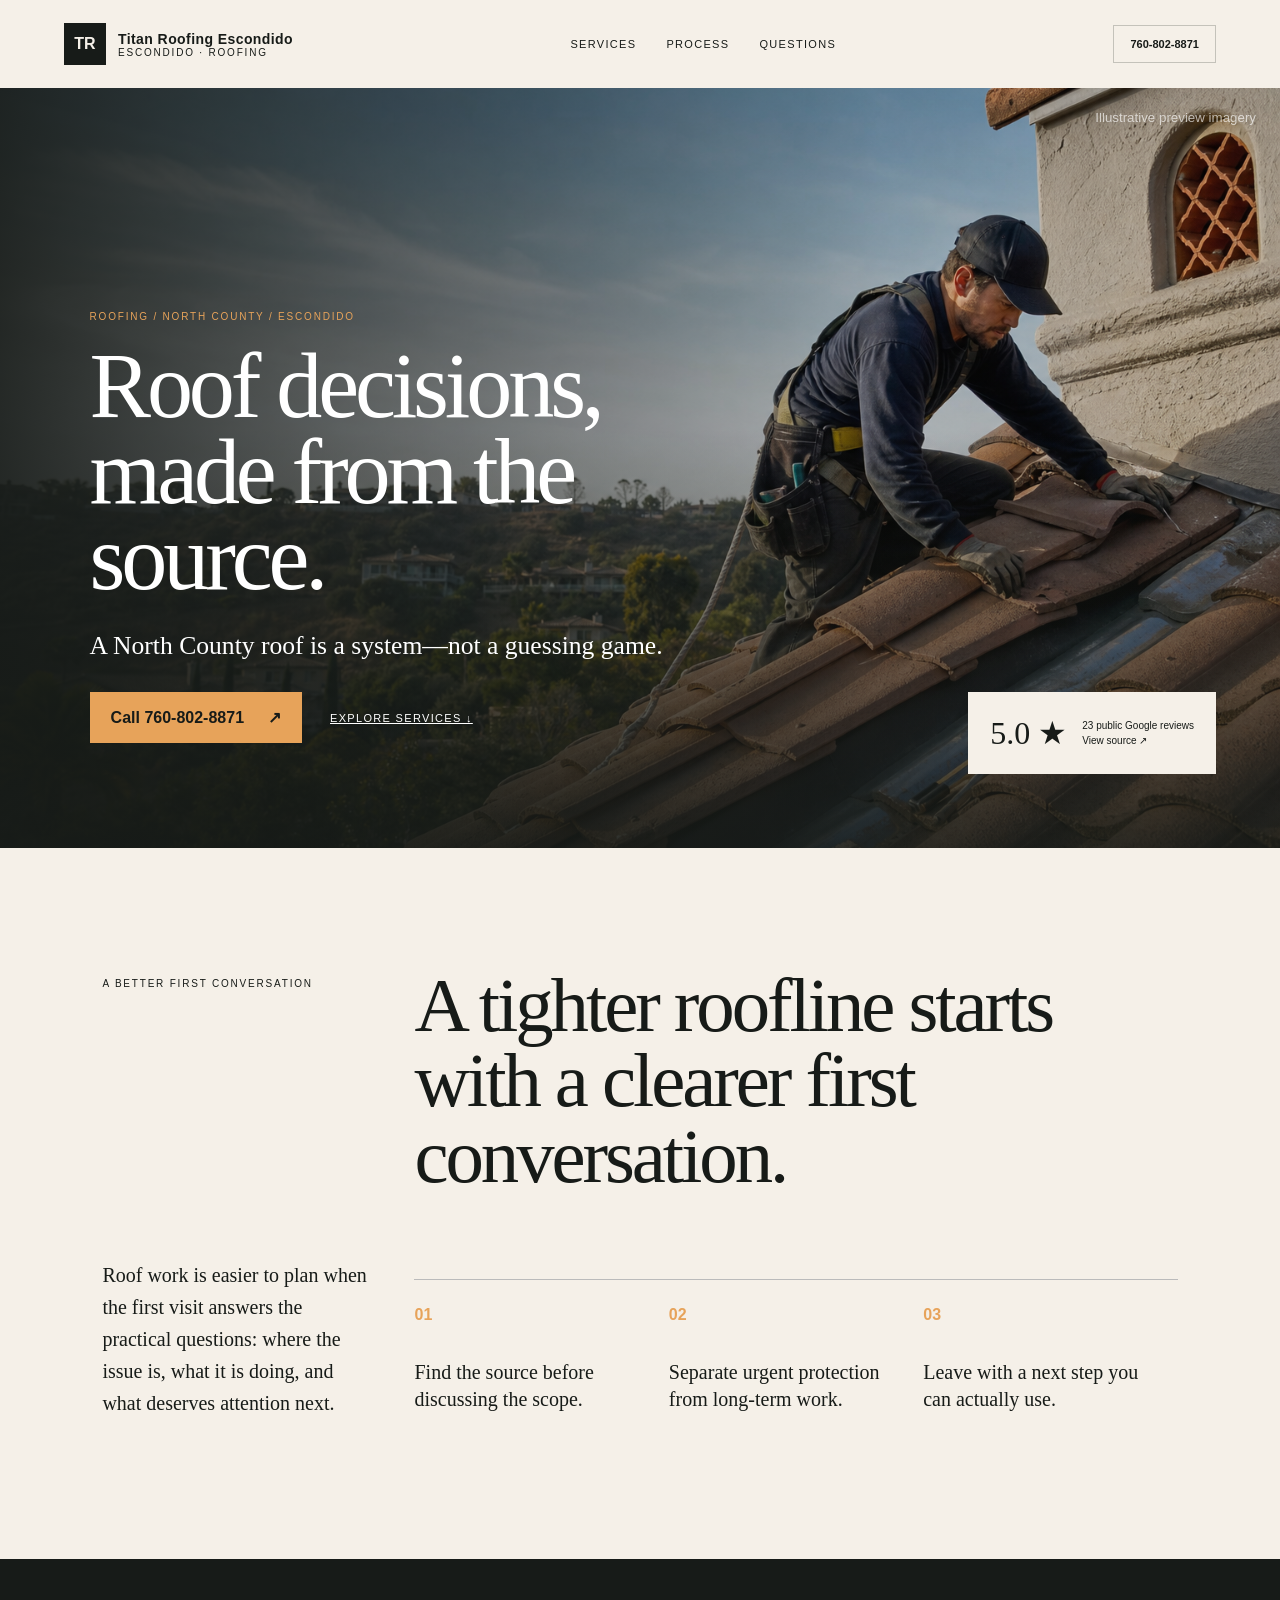
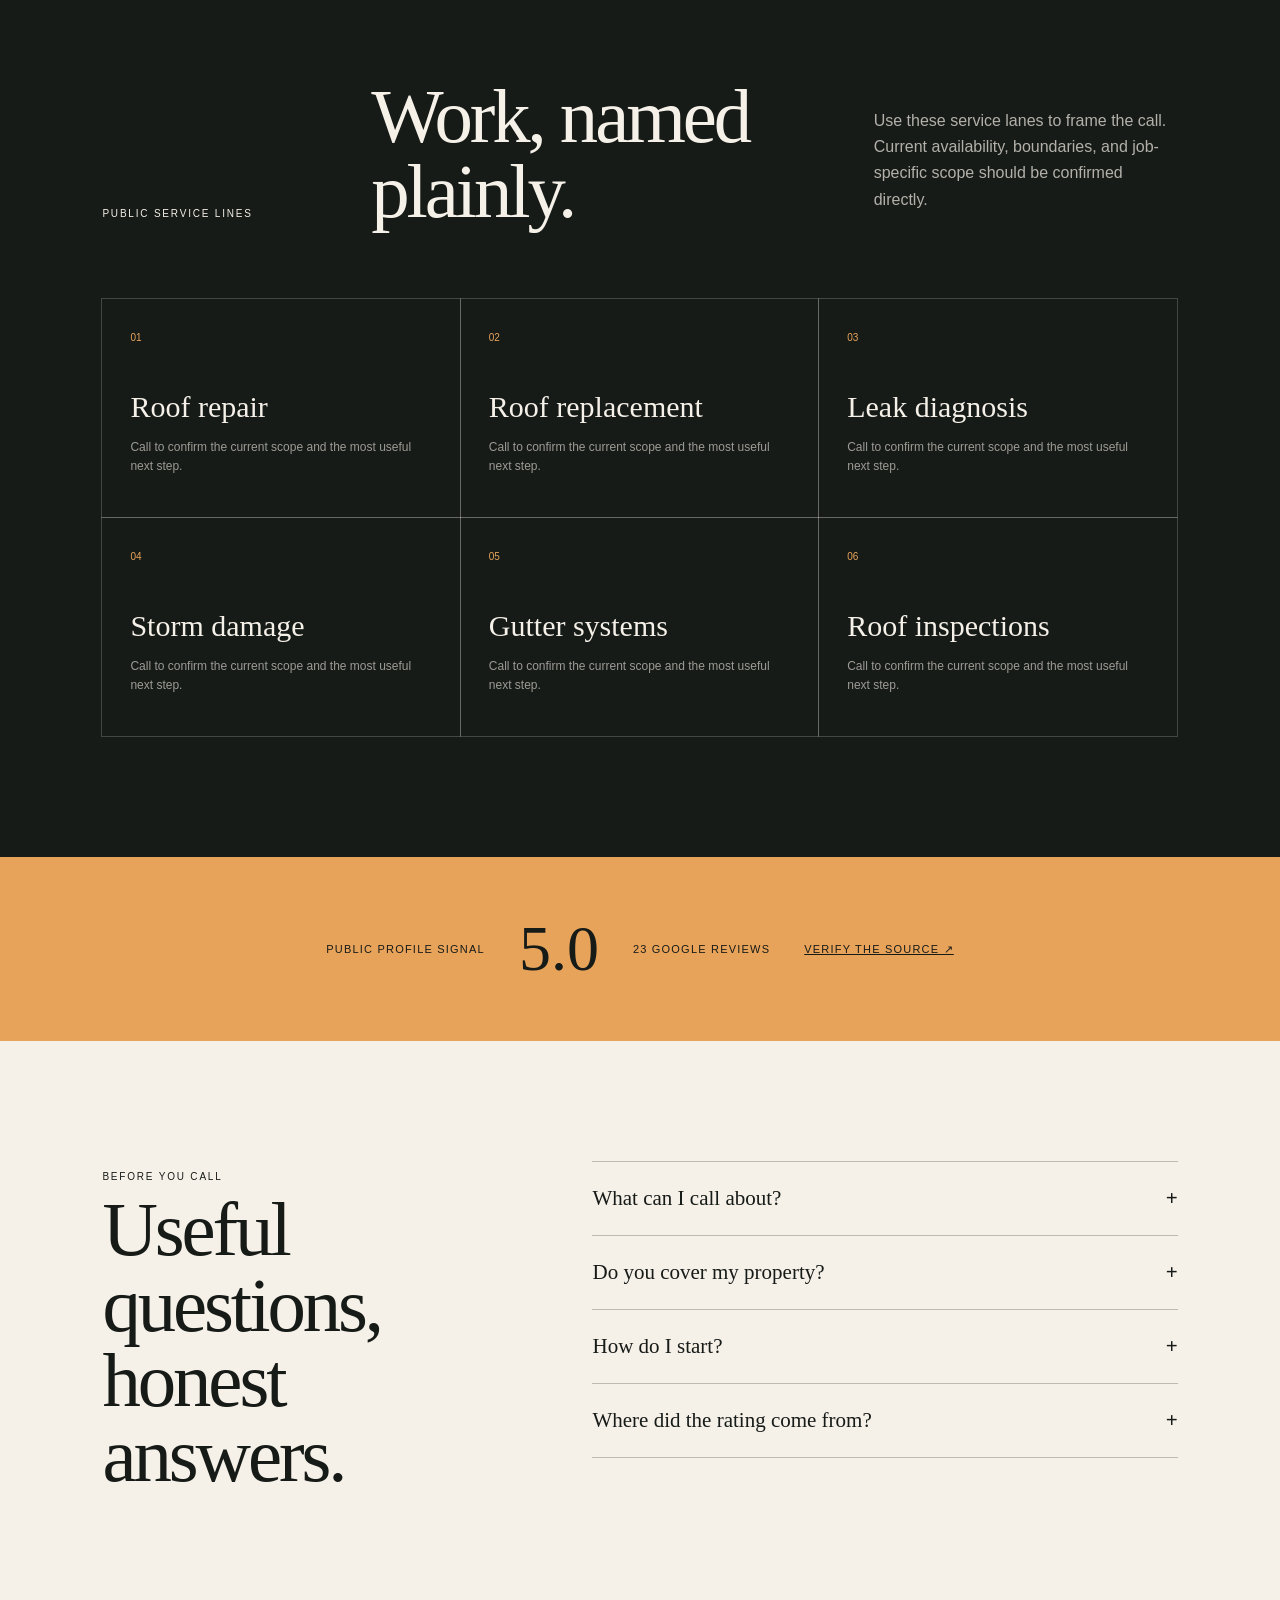
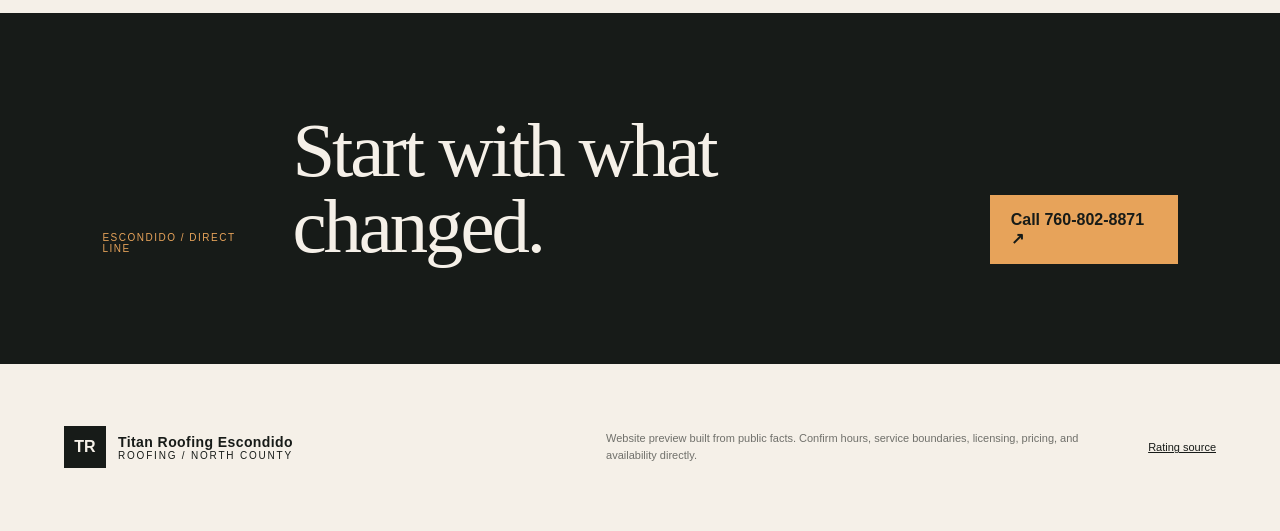
<file: index.html>
<!doctype html><html lang="en"><head><meta charset="utf-8"><meta name="viewport" content="width=device-width,initial-scale=1"><meta name="theme-color" content="#171b18"><meta name="description" content="A premium website preview for Titan Roofing Escondido in Escondido."><title>Titan Roofing Escondido | Roofing / North County</title><link rel="stylesheet" href="styles.css?v=11"><script type="application/ld+json">{"@context": "https://schema.org", "@type": "LocalBusiness", "name": "Titan Roofing Escondido", "telephone": "+17608028871", "areaServed": "Escondido", "aggregateRating": {"@type": "AggregateRating", "ratingValue": "5.0", "reviewCount": "23"}}</script></head><body class="cinema" style="--ink:#171b18;--accent:#e7a35a;--paper:#f5f0e8"><a class="skip" href="#main">Skip to content</a><header><a class="brand" href="#top"><i>TR</i><span><b>Titan Roofing Escondido</b><small>Escondido · roofing</small></span></a><nav><a href="#services">Services</a><a href="#process">Process</a><a href="#faq">Questions</a></nav><a class="call ghost" href="tel:+17608028871">760-802-8871</a></header><main id="main"><section class="hero" id="top"><div class="photo" role="img" aria-label="Illustrative preview image of professional roofing work"></div><div class="shade"></div><div class="hero-copy"><p class="eyebrow">Roofing / North County / Escondido</p><h1>Roof decisions, made from the source.</h1><p class="dek">A North County roof is a system—not a guessing game.</p><div class="actions"><a class="call" href="tel:+17608028871">Call 760-802-8871 <b>↗</b></a><a href="#services">Explore services ↓</a></div></div><div class="rating"><a href="review.html"><strong>5.0 ★</strong><span>23 public Google reviews<br>View source ↗</span></a></div><small class="image-note">Illustrative preview imagery</small></section><section class="intro" id="process"><p class="kicker">A better first conversation</p><h2>A tighter roofline starts with a clearer first conversation.</h2><p>Roof work is easier to plan when the first visit answers the practical questions: where the issue is, what it is doing, and what deserves attention next.</p><ol><li><b>01</b><span>Find the source before discussing the scope.</span></li><li><b>02</b><span>Separate urgent protection from long-term work.</span></li><li><b>03</b><span>Leave with a next step you can actually use.</span></li></ol></section><section class="services" id="services"><div class="section-head"><p class="kicker">Public service lines</p><h2>Work, named plainly.</h2><p>Use these service lanes to frame the call. Current availability, boundaries, and job-specific scope should be confirmed directly.</p></div><div class="service-grid"><article><span>01</span><h3>Roof repair</h3><p>Call to confirm the current scope and the most useful next step.</p></article><article><span>02</span><h3>Roof replacement</h3><p>Call to confirm the current scope and the most useful next step.</p></article><article><span>03</span><h3>Leak diagnosis</h3><p>Call to confirm the current scope and the most useful next step.</p></article><article><span>04</span><h3>Storm damage</h3><p>Call to confirm the current scope and the most useful next step.</p></article><article><span>05</span><h3>Gutter systems</h3><p>Call to confirm the current scope and the most useful next step.</p></article><article><span>06</span><h3>Roof inspections</h3><p>Call to confirm the current scope and the most useful next step.</p></article></div></section><section class="proof-band"><p>Public profile signal</p><strong>5.0</strong><span>23 Google reviews</span><a href="review.html">Verify the source ↗</a></section><section class="faq" id="faq"><div><p class="kicker">Before you call</p><h2>Useful questions,<br>honest answers.</h2></div><div><details><summary>What can I call about?<b>+</b></summary><p>Roof repair, replacement, leaks, storm damage, gutters, and inspections are the public service lines used for this preview.</p></details><details><summary>Do you cover my property?<b>+</b></summary><p>Call the business directly to confirm current service boundaries and availability.</p></details><details><summary>How do I start?<b>+</b></summary><p>Describe the symptom, share the property city, and ask what the most practical next step is.</p></details><details><summary>Where did the rating come from?<b>+</b></summary><p>The rating link opens the public profile used to build this preview.</p></details></div></section><section class="final"><p>Escondido / direct line</p><h2>Start with what changed.</h2><a class="call" href="tel:+17608028871">Call 760-802-8871 ↗</a></section></main><footer><a class="brand" href="#top"><i>TR</i><span><b>Titan Roofing Escondido</b><small>Roofing / North County</small></span></a><p>Website preview built from public facts. Confirm hours, service boundaries, licensing, pricing, and availability directly.</p><a href="review.html">Rating source</a></footer><a class="mobile-call" href="tel:+17608028871">Call 760-802-8871 ↗</a><script src="script.js?v=11"></script></body></html>
</file>
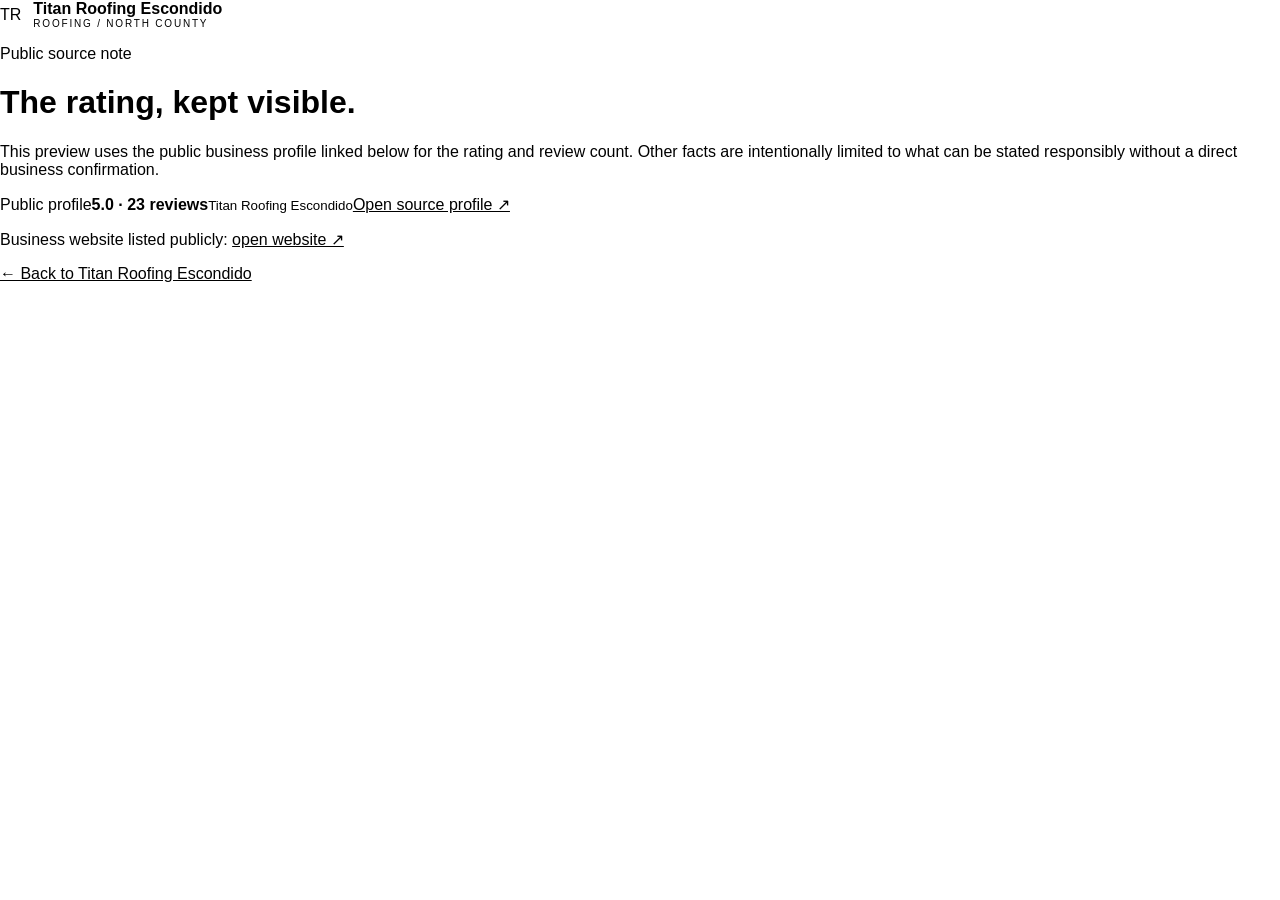
<file: review.html>
<!doctype html><html lang="en"><head><meta charset="utf-8"><meta name="viewport" content="width=device-width,initial-scale=1"><title>Rating source | Titan Roofing Escondido</title><link rel="stylesheet" href="styles.css"></head><body class="review-page"><main class="review-card"><a class="brand" href="index.html"><span class="mark">TR</span><span class="brand-copy"><strong>Titan Roofing Escondido</strong><small>Roofing / North County</small></span></a><p class="label">Public source note</p><h1>The rating, kept visible.</h1><p class="review-lede">This preview uses the public business profile linked below for the rating and review count. Other facts are intentionally limited to what can be stated responsibly without a direct business confirmation.</p><div class="review-destination"><span>Public profile</span><strong>5.0 · 23 reviews</strong><small>Titan Roofing Escondido</small><a href="https://coastalsdpros.com/pros/titan-roofing-escondido-051820/" target="_blank" rel="noopener">Open source profile ↗</a></div><p class="review-source">Business website listed publicly: <a href="https://titanroofingsd.com/" target="_blank" rel="noopener">open website ↗</a></p><a class="back" href="index.html">← Back to Titan Roofing Escondido</a></main></body></html>
</file>
<file: styles.css>
*{box-sizing:border-box}html{scroll-behavior:smooth}body{margin:0;background:var(--paper);color:var(--ink);font-family:Arial,Helvetica,sans-serif}a{color:inherit}.skip{position:fixed;left:12px;top:-60px;z-index:99;background:var(--accent);padding:12px}.skip:focus{top:12px}header{height:88px;display:flex;align-items:center;justify-content:space-between;padding:0 clamp(20px,5vw,76px);background:var(--paper);position:relative;z-index:5}.brand{display:flex;align-items:center;gap:12px;text-decoration:none}.brand i{display:grid;place-items:center;width:42px;height:42px;background:var(--ink);color:var(--paper);font-style:normal;font-weight:900}.brand span{display:grid}.brand b{font-size:14px;letter-spacing:.03em}.brand small,.kicker,.eyebrow{font-size:10px;text-transform:uppercase;letter-spacing:.18em}nav{display:flex;gap:30px}nav a{font-size:11px;text-decoration:none;text-transform:uppercase;letter-spacing:.12em}.call{display:inline-flex;align-items:center;gap:24px;background:var(--accent);color:var(--ink);padding:16px 21px;text-decoration:none;font-weight:800}.ghost{background:transparent;border:1px solid color-mix(in srgb,var(--ink) 22%,transparent);padding:12px 16px;font-size:11px}.hero{min-height:760px;position:relative;display:flex;align-items:flex-end;overflow:hidden;background:var(--ink);color:white}.photo,.shade{position:absolute;inset:0}.photo{background:url('assets/hero-v2.png') center/cover no-repeat}.shade{background:linear-gradient(90deg,color-mix(in srgb,var(--ink) 92%,transparent),color-mix(in srgb,var(--ink) 12%,transparent) 70%),linear-gradient(0deg,color-mix(in srgb,var(--ink) 85%,transparent),transparent 55%)}.hero-copy{position:relative;z-index:1;width:min(760px,80%);padding:0 clamp(20px,7vw,110px) 105px}.eyebrow{color:var(--accent);margin-bottom:22px}.hero h1{font-family:Georgia,serif;font-weight:500;font-size:clamp(55px,7.2vw,112px);line-height:.93;letter-spacing:-.045em;margin:0}.dek{font-family:Georgia,serif;font-size:clamp(18px,2vw,28px);line-height:1.35;max-width:650px;margin:28px 0}.actions{display:flex;align-items:center;gap:28px}.actions>a:last-child{font-size:11px;text-transform:uppercase;letter-spacing:.12em}.rating{position:absolute;z-index:2;right:clamp(20px,5vw,80px);bottom:74px;background:var(--paper);color:var(--ink);padding:22px;min-width:215px}.rating a{display:flex;gap:15px;text-decoration:none;align-items:center}.rating strong{font:32px Georgia,serif}.rating span{font-size:10px;line-height:1.5}.image-note{position:absolute;right:24px;top:22px;z-index:2;opacity:.65}.intro,.services,.faq{padding:120px clamp(20px,8vw,130px)}.intro{display:grid;grid-template-columns:.35fr 1fr;gap:45px}.intro>h2,.section-head h2,.faq h2,.final h2{font:500 clamp(48px,6vw,84px)/.98 Georgia,serif;letter-spacing:-.04em;margin:0}.intro>p:not(.kicker){font:20px/1.6 Georgia,serif;max-width:700px}.intro ol{grid-column:2;list-style:none;padding:0;margin:40px 0 0;display:grid;grid-template-columns:repeat(3,1fr);border-top:1px solid #bbb}.intro li{padding:26px 24px 10px 0;display:grid;gap:20px}.intro li b{color:var(--accent)}.intro li span{font:20px/1.35 Georgia,serif}.services{background:var(--ink);color:var(--paper)}.section-head{display:grid;grid-template-columns:.5fr 1fr .65fr;gap:35px;align-items:end;margin-bottom:70px}.section-head p:last-child{line-height:1.65;opacity:.7}.service-grid{display:grid;grid-template-columns:repeat(3,1fr)}.service-grid article{min-height:220px;padding:28px;border:1px solid color-mix(in srgb,var(--paper) 20%,transparent);margin:-1px 0 0 -1px}.service-grid span{color:var(--accent);font-size:10px}.service-grid h3{font:30px Georgia,serif;margin:45px 0 14px}.service-grid p{font-size:12px;line-height:1.6;opacity:.6}.proof-band{display:flex;align-items:center;justify-content:center;gap:34px;padding:55px;background:var(--accent);color:var(--ink)}.proof-band p,.proof-band span,.proof-band a{font-size:11px;text-transform:uppercase;letter-spacing:.11em}.proof-band strong{font:64px Georgia,serif}.faq{display:grid;grid-template-columns:.8fr 1.2fr;gap:100px}.faq details{border-top:1px solid color-mix(in srgb,var(--ink) 25%,transparent)}.faq details:last-child{border-bottom:1px solid color-mix(in srgb,var(--ink) 25%,transparent)}summary{list-style:none;cursor:pointer;padding:24px 0;display:flex;justify-content:space-between;font:21px Georgia,serif}summary::-webkit-details-marker{display:none}details p{max-width:640px;color:color-mix(in srgb,var(--ink) 68%,transparent);line-height:1.6;margin:0 45px 24px 0}.final{background:var(--ink);color:var(--paper);padding:100px clamp(20px,8vw,130px);display:flex;align-items:end;justify-content:space-between;gap:30px}.final p{color:var(--accent);font-size:10px;text-transform:uppercase;letter-spacing:.15em}.final h2{max-width:690px}footer{padding:55px clamp(20px,5vw,76px);display:grid;grid-template-columns:1fr 1fr auto;gap:45px;align-items:center}footer p{max-width:540px;font-size:11px;line-height:1.6;color:color-mix(in srgb,var(--ink) 60%,transparent)}footer>a:last-child{font-size:11px}.mobile-call{display:none}
/* Five deliberately different compositions */
.atelier .hero{margin:0 3vw;min-height:700px}.atelier .shade{background:linear-gradient(0deg,color-mix(in srgb,var(--ink) 92%,transparent),transparent 72%)}.atelier .hero-copy{width:100%;padding-bottom:65px}.atelier .hero h1{max-width:950px}.atelier .rating{top:32px;bottom:auto}.architect .hero{color:var(--ink);background:var(--paper);align-items:center}.architect .photo{left:48%;clip-path:polygon(12% 0,100% 0,100% 100%,0 100%)}.architect .shade{background:linear-gradient(90deg,var(--paper) 0 43%,transparent 62%)}.architect .hero-copy{padding-bottom:0;width:56%}.architect .rating{bottom:35px}.consult .hero{min-height:680px;margin:24px clamp(20px,4vw,60px);border-radius:24px}.consult .hero-copy{padding-bottom:60px}.consult .hero h1{font-family:Arial,sans-serif;font-weight:850;letter-spacing:-.06em}.consult .rating{border-radius:14px}.heritage .hero{min-height:720px}.heritage .photo{right:0;left:40%}.heritage .shade{background:linear-gradient(90deg,var(--ink) 0 35%,transparent 74%)}.heritage .hero-copy{width:52%}.utility .hero h1,.future .hero h1,.technical .hero h1,.comfort .hero h1,.air .hero h1,.bold .hero h1{font-family:Arial,sans-serif;font-weight:850}.impact .hero .photo,.craft .hero .photo,.sunset .hero .photo,.industrial .hero .photo{filter:saturate(.8)}.impact .hero-copy,.sunset .hero-copy{margin-left:auto;padding-right:8vw}.impact .shade,.sunset .shade{background:linear-gradient(270deg,color-mix(in srgb,var(--ink) 94%,transparent),transparent 82%),linear-gradient(0deg,var(--ink),transparent 55%)}.future .hero,.orbit .hero{margin:0 2vw;border-radius:0 0 80px 80px}.craft .hero{align-items:center}.craft .hero-copy{padding-bottom:0;margin-left:auto;width:54%}.craft .shade{background:linear-gradient(270deg,var(--ink),transparent 80%)}.air .hero{min-height:680px}.air .hero-copy{background:color-mix(in srgb,var(--paper) 92%,transparent);color:var(--ink);padding:55px;margin:0 0 65px 6vw;width:min(650px,80%)}.air .shade{background:linear-gradient(0deg,var(--ink),transparent 40%)}.coast .hero,.workshop .hero{margin:0 clamp(20px,5vw,70px)}.civic .hero-copy,.precision .hero-copy{border-left:5px solid var(--accent)}
@media(max-width:800px){header nav,.ghost{display:none}.hero,.atelier .hero,.consult .hero,.future .hero,.orbit .hero,.coast .hero,.workshop .hero{margin:0;min-height:720px;border-radius:0}.hero-copy,.architect .hero-copy,.heritage .hero-copy,.craft .hero-copy,.impact .hero-copy,.sunset .hero-copy{width:100%;margin:0;padding:0 20px 110px}.architect .hero{color:white;align-items:end}.architect .photo,.heritage .photo{inset:0;clip-path:none}.architect .shade,.heritage .shade,.craft .shade{background:linear-gradient(0deg,color-mix(in srgb,var(--ink) 94%,transparent),transparent 75%)}.air .hero-copy{margin:0 16px 90px;width:auto;padding:28px}.rating{left:20px;right:auto;bottom:24px;top:auto}.hero h1{font-size:clamp(49px,15vw,74px)}.intro,.section-head,.faq{grid-template-columns:1fr}.intro{gap:22px}.intro ol{grid-column:1;grid-template-columns:1fr}.section-head{align-items:start}.service-grid{grid-template-columns:1fr}.proof-band{align-items:flex-start;flex-direction:column}.faq{gap:45px}.final{align-items:flex-start;flex-direction:column}.final h2{font-size:55px}footer{grid-template-columns:1fr}.mobile-call{display:block;position:fixed;z-index:20;bottom:0;left:0;right:0;text-align:center;padding:18px;background:var(--accent);font-weight:bold;text-decoration:none}body{padding-bottom:56px}.image-note{display:none}}@media(prefers-reduced-motion:reduce){*{scroll-behavior:auto!important;transition:none!important}}
</file>
